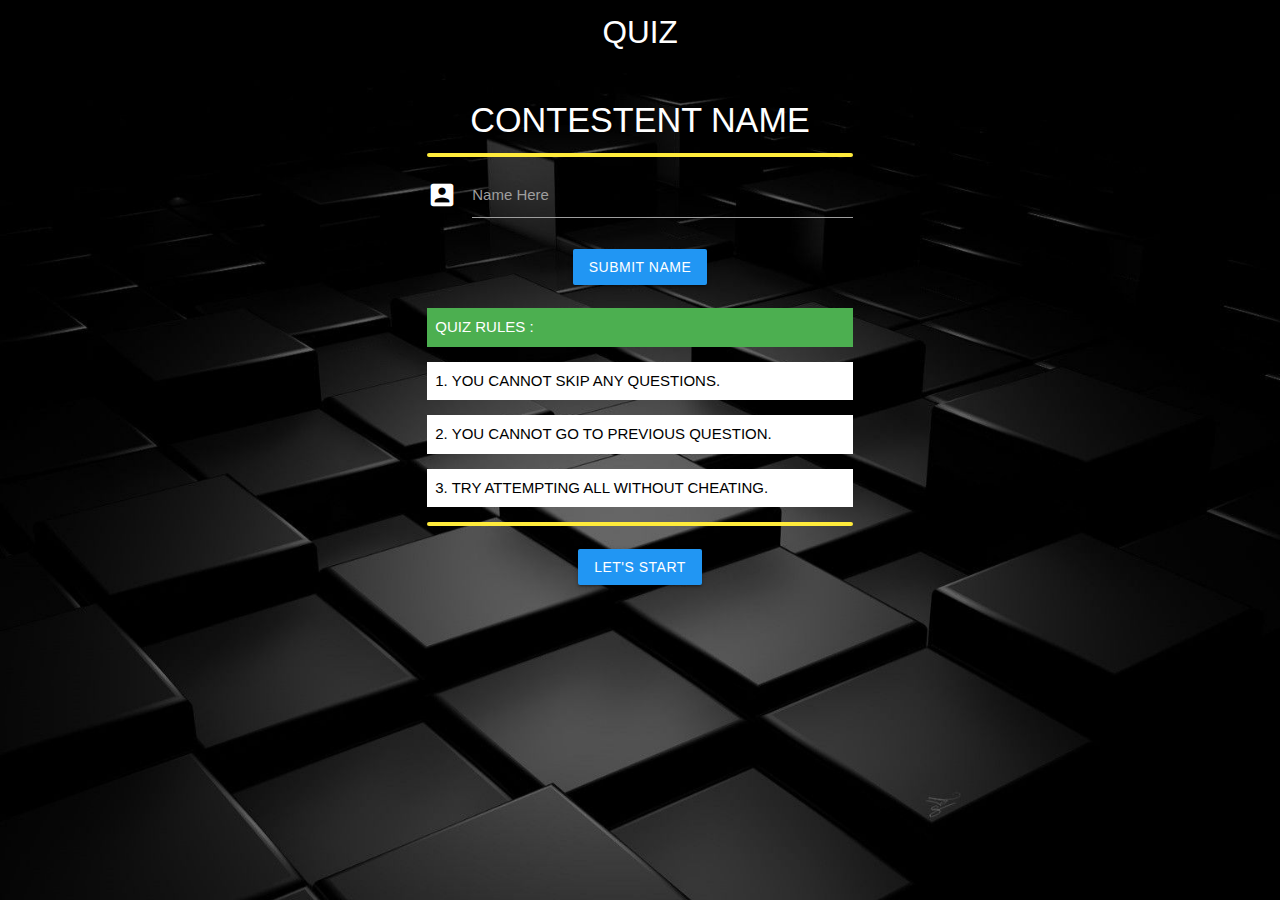
<file: Task02/home.html>
<!DOCTYPE html>
<html lang="en">
<head>
    <meta name="viewport" content="width=device-width, initial-scale=1.0">
    
    <!--Import Google Icon Font-->
    <link href="https://fonts.googleapis.com/icon?family=Material+Icons" rel="stylesheet"> 
    <!-- Compiled and minified CSS -->
    <link rel="stylesheet" href="https://cdnjs.cloudflare.com/ajax/libs/materialize/1.0.0/css/materialize.min.css">
    <title>QUIZ-GAME -PraRoz Tutorial</title>

    <link rel="stylesheet" href="home.css">

</head>
<body>
    <!--Materialize CSS for Home Page Design-->
    <nav class="nav-wrapper black">
        <div class="container">
            <a href="#home.html" class="brand-logo center">QUIZ</a>
        </div>
    </nav>

    <section class="container section">
        <div class="row">
            <div class="col s12 l6 offset-l3">
                <form class="myform" name="id" onsubmit="submitted(event)">
                <h4 class="center-align white-text">CONTESTENT NAME</h4>
            
                <div class="progress yellow">
                    <div class="indeterminate"></div>
                </div>

                <div class="input-field">
                    <i class="material-icons white-text prefix">account_box</i>
                    <input type="text" class="white-text" id="name">
                    <label for="name">Name Here</label>
                    <p class="center"><button type="submit" class="btn blue" 
                        onclick="this.style.display='none'">Submit Name</button></p>
                </div>

                <div>
                    <p class="white-text green">QUIZ RULES :</p>
                    <p class="black-text white ">1. YOU CANNOT SKIP ANY QUESTIONS.</p>
                    <p class="black-text white ">2. YOU CANNOT GO TO PREVIOUS QUESTION.</p>
                    <p class="black-text white ">3. TRY ATTEMPTING ALL WITHOUT CHEATING.</p>
                </div>

                <div class="progress yellow">
                    <div class="indeterminate"></div>
                </div>

                <p class="center"><a href="quiz.html" class="btn blue">Let's Start</a></p>
                
            </form>
            </div>
        </div>
    </section>
   

<!-- Compiled and minified JavaScript -->
<script src="https://cdnjs.cloudflare.com/ajax/libs/materialize/1.0.0/js/materialize.min.js"></script>
 
<script>
    function submitted(e){
        e.preventDefault();

        let namee = document.forms["id"]["name"].value;
        sessionStorage.setItem("name", namee);
    }
</script>

</body>
</html>
</file>
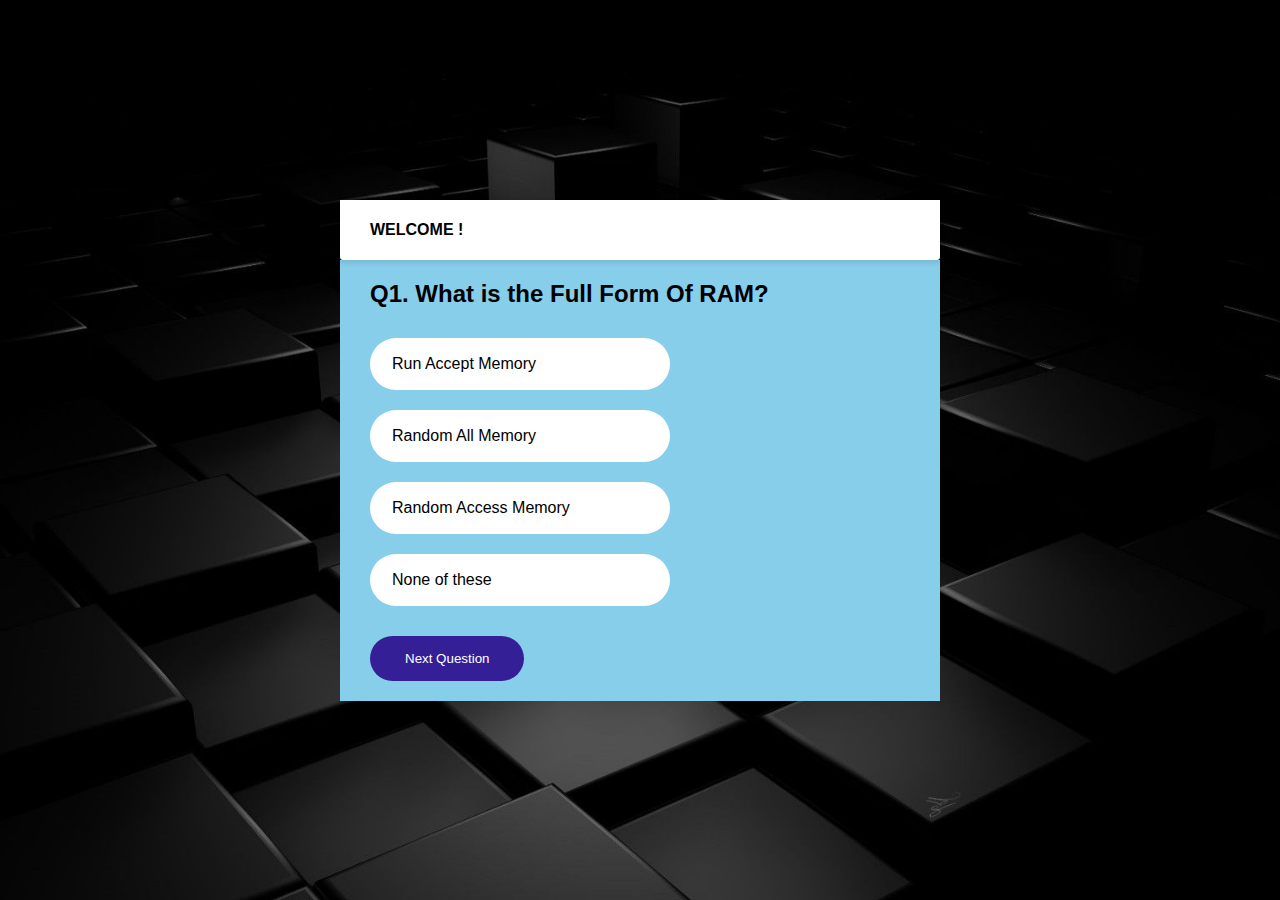
<file: Task02/quiz.html>
<!DOCTYPE html>
<html lang="en">
<head>
    <meta name="viewport" content="width=device-width, initial-scale=1.0">
    <link rel="stylesheet" href="quiz-final.css">
    <title>Quiz-Page</title>
</head>
<body>
    <!--QUIZ-QUESTION-->

    <div class="wrapper">
        <div class="quiz">
            <div class="quiz_header">
                <div class="quiz_user">
                    <h4>WELCOME ! <span class="name"></span></h4>
                </div>
            </div>

            <div class="quiz_body">
                <div id="questions">

              <!-- <ul class="option_group">
              <li class="option">option 1</li>
              <li class="option">option 2</li>
              <li class="option">option 3</li>
              <li class="option">option 4</li>
              </ul> -->
                </div>

                <button class="btn-next" onclick="next()">Next Question</button>
            </div>
        </div>
    </div>

    <script src="quiz.js"></script>
    <script src="userinfo.js"></script>
</body>
</html>
</file>
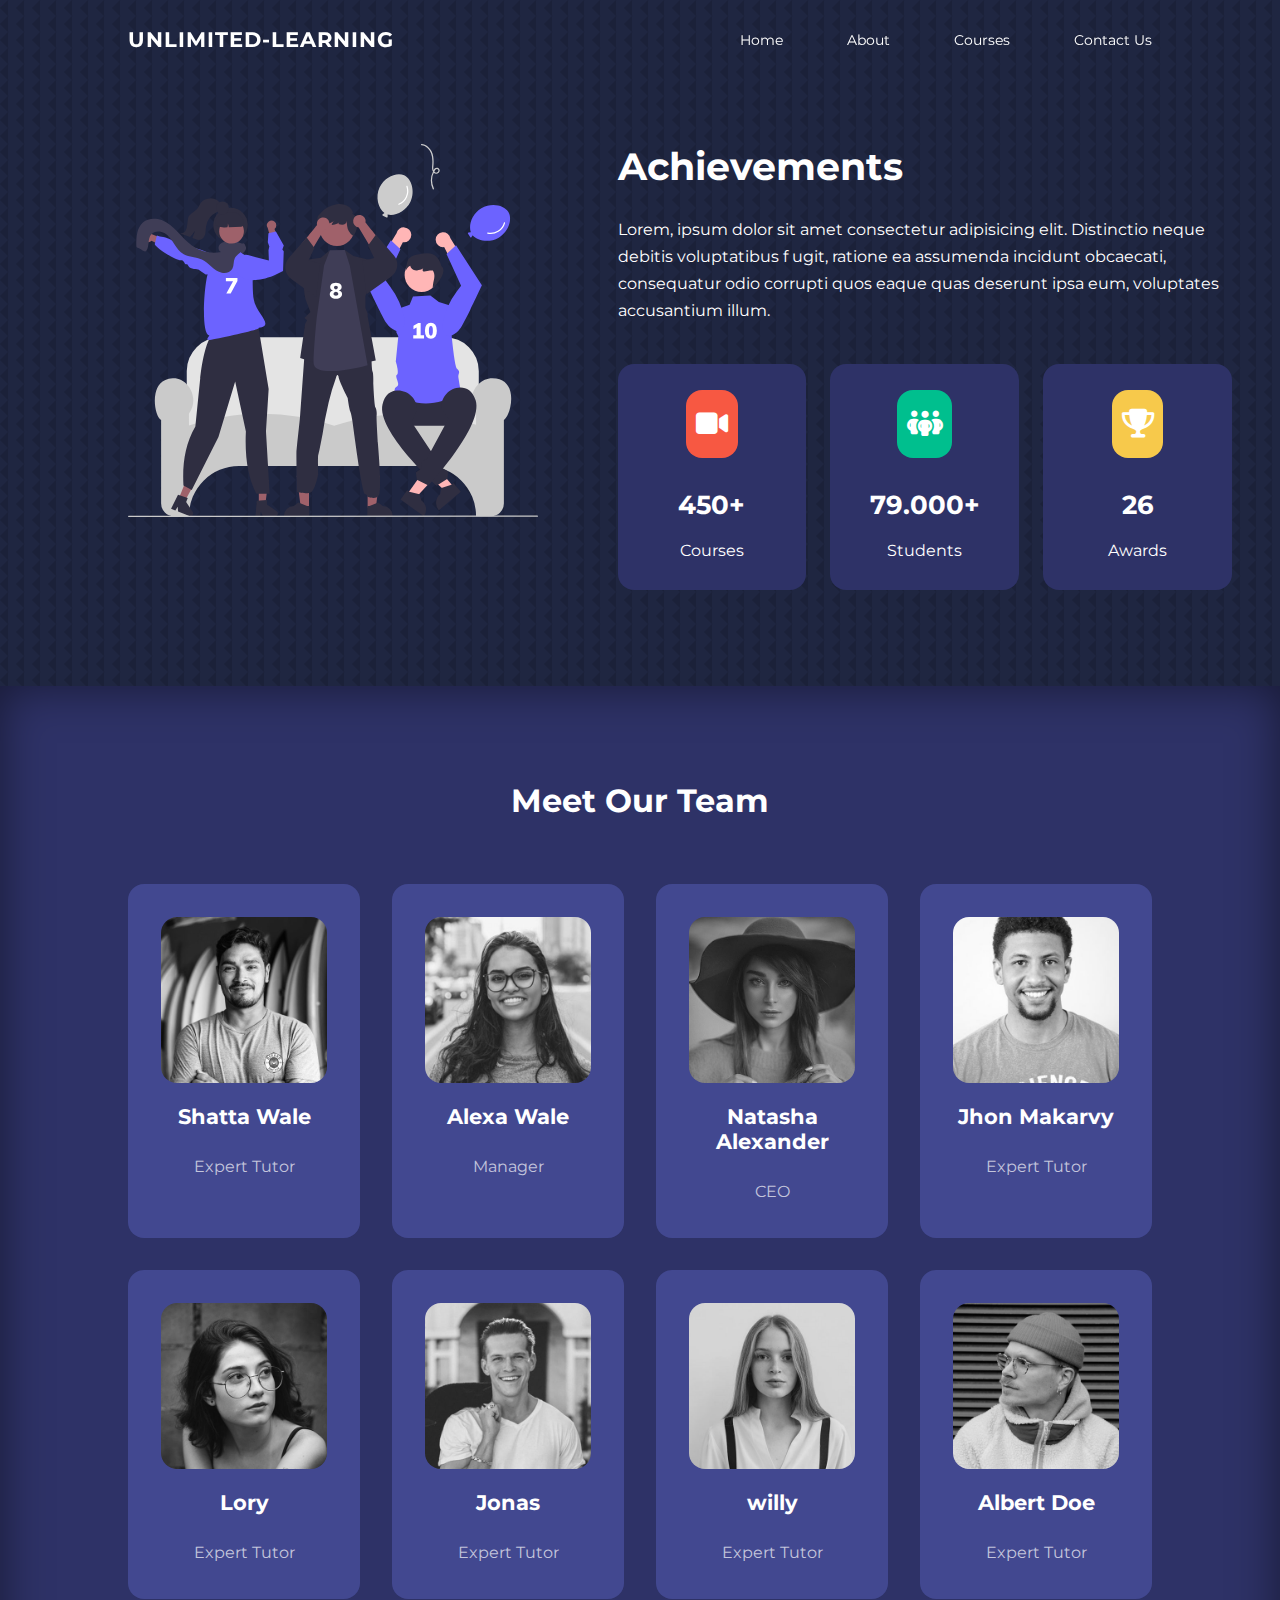
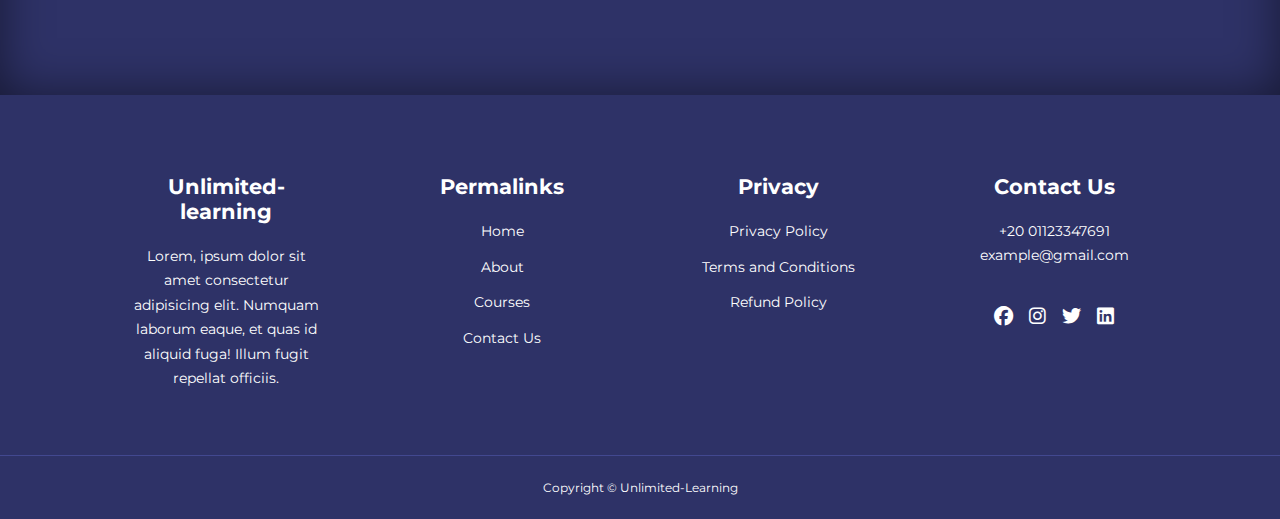
<file: Task04/about.html>
<!DOCTYPE html>
<html lang="en">
<head>
  <meta charset="UTF-8">
  <meta name="viewport" content="width=device-width, initial-scale=1.0">
  <link rel="stylesheet" href="./css/style.css">
  <link rel="stylesheet" href="./css/about.css">

  <link rel="stylesheet" href="https://cdnjs.cloudflare.com/ajax/libs/font-awesome/6.4.2/css/all.min.css">

  <title>Unlimited-Learning | About</title>
</head>
<body>
  
  <!-- navbar -->
  <nav id="nav">
    <div class="container nav_container">
      <a href="index.html" class="logo"><h4>Unlimited-learning</h4></a>
      <ul class="nav_menu">
        <li><a href="index.html">Home</a></li>
        <li><a href="about.html">About</a></li>
        <li><a href="courses.html">Courses</a></li>
        <li><a href="contact.html">Contact Us</a></li>
      </ul>
      
      <button id="open-menu-btn"><i class="fa-solid fa-bars"></i></button>
      <button id="close-menu-btn"><i class="fa-solid fa-xmark"></i></button>

    </div>
  </nav>

  <!-- achievements  -->
  <section class="about_achievements">
    <div class="container about_achievements_container">
      <div class="about_achievements_left">
        <img src="images/about achievements.svg" alt="About Image">
      </div>
      <div class="about_achievements_right">
        <h1>Achievements</h1>
        <p>
          Lorem, ipsum dolor sit amet consectetur 
          adipisicing elit. Distinctio neque debitis voluptatibus f
          ugit, ratione ea assumenda incidunt obcaecati, consequatur odio corrupti quos eaque
          quas deserunt ipsa eum, voluptates accusantium illum.
        </p>
        <div class="achievements_cards">
          <div class="achievement_card">
            <span class="achievement_icon"><i class="fa-solid fa-video"></i></span>
            <h3>450+</h3>
            <p>Courses</p>
          </div>

          <div class="achievement_card">
            <span class="achievement_icon"><i class="fa-solid fa-people-group"></i></i></span>
            <h3>79.000+</h3>
            <p>Students</p>
          </div>

          <div class="achievement_card">
            <span class="achievement_icon"><i class="fa-solid fa-trophy"></i></span>
            <h3>26</h3>
            <p>Awards</p>
          </div>
        </div>
      </div>
    </div>
  </section>



  <!-- team -->

  <section class="team">
    <h2>Meet Our Team</h2>
    <div class="container team_container">
      <div class="team_member">
        <div class="team_member_image">
          <img src="images/tm1.jpg" alt="Team">
        </div>
        <div class="team_member_info">
          <h4>Shatta Wale</h4>
          <p>Expert Tutor</p>
        </div>

        <div class="team_member_socials">
          <a href="https://instagram.com" target="_blank"><i class="fa-brands fa-instagram"></i></a>
          <a href="https://twitter.com" target="_blank"><i class="fa-brands fa-twitter"></i></a>
          <a href="https://facebook.com" target="_blank"><i class="fa-brands fa-facebook"></i></a>
        </div>

      </div>

      <div class="team_member">
        <div class="team_member_image">
          <img src="images/tm2.jpg" alt="Team">
        </div>
        <div class="team_member_info">
          <h4>Alexa Wale</h4>
          <p>Manager </p>
        </div>

        <div class="team_member_socials">
          <a href="https://instagram.com" target="_blank"><i class="fa-brands fa-instagram"></i></a>
          <a href="https://twitter.com" target="_blank"><i class="fa-brands fa-twitter"></i></a>
          <a href="https://facebook.com" target="_blank"><i class="fa-brands fa-facebook"></i></a>
        </div>
      </div>

      <div class="team_member">
        <div class="team_member_image">
          <img src="images/tm3.jpg" alt="Team">
        </div>
        <div class="team_member_info">
          <h4>Natasha Alexander</h4>
          <p>CEO</p>
        </div>

        <div class="team_member_socials">
          <a href="https://instagram.com" target="_blank"><i class="fa-brands fa-instagram"></i></a>
          <a href="https://twitter.com" target="_blank"><i class="fa-brands fa-twitter"></i></a>
          <a href="https://facebook.com" target="_blank"><i class="fa-brands fa-facebook"></i></a>
        </div>

      </div>

      <div class="team_member">
        <div class="team_member_image">
          <img src="images/tm4.jpg" alt="Team">
        </div>
        <div class="team_member_info">
          <h4>Jhon Makarvy</h4>
          <p>Expert Tutor</p>
        </div>

        <div class="team_member_socials">
          <a href="https://instagram.com" target="_blank"><i class="fa-brands fa-instagram"></i></a>
          <a href="https://twitter.com" target="_blank"><i class="fa-brands fa-twitter"></i></a>
          <a href="https://facebook.com" target="_blank"><i class="fa-brands fa-facebook"></i></a>
        </div>

      </div>

      <div class="team_member">
        <div class="team_member_image">
          <img src="images/tm5.jpg" alt="Team">
        </div>
        <div class="team_member_info">
          <h4>Lory</h4>
          <p>Expert Tutor</p>
        </div>

        <div class="team_member_socials">
          <a href="https://instagram.com" target="_blank"><i class="fa-brands fa-instagram"></i></a>
          <a href="https://twitter.com" target="_blank"><i class="fa-brands fa-twitter"></i></a>
          <a href="https://facebook.com" target="_blank"><i class="fa-brands fa-facebook"></i></a>
        </div>

      </div>

      <div class="team_member">
        <div class="team_member_image">
          <img src="images/tm6.jpg" alt="Team">
        </div>
        <div class="team_member_info">
          <h4>Jonas </h4>
          <p>Expert Tutor</p>
        </div>

        <div class="team_member_socials">
          <a href="https://instagram.com" target="_blank"><i class="fa-brands fa-instagram"></i></a>
          <a href="https://twitter.com" target="_blank"><i class="fa-brands fa-twitter"></i></a>
          <a href="https://facebook.com" target="_blank"><i class="fa-brands fa-facebook"></i></a>
        </div>

      </div>

      <div class="team_member">
        <div class="team_member_image">
          <img src="images/tm7.jpg" alt="Team">
        </div>
        <div class="team_member_info">
          <h4>willy</h4>
          <p>Expert Tutor</p>
        </div>

        <div class="team_member_socials">
          <a href="https://instagram.com" target="_blank"><i class="fa-brands fa-instagram"></i></a>
          <a href="https://twitter.com" target="_blank"><i class="fa-brands fa-twitter"></i></a>
          <a href="https://facebook.com" target="_blank"><i class="fa-brands fa-facebook"></i></a>
        </div>

      </div>

      <div class="team_member">
        <div class="team_member_image">
          <img src="images/tm8.jpg" alt="Team">
        </div>
        <div class="team_member_info">
          <h4>Albert Doe</h4>
          <p>Expert Tutor</p>
        </div>

        <div class="team_member_socials">
          <a href="https://instagram.com" target="_blank"><i class="fa-brands fa-instagram"></i></a>
          <a href="https://twitter.com" target="_blank"><i class="fa-brands fa-twitter"></i></a>
          <a href="https://facebook.com" target="_blank"><i class="fa-brands fa-facebook"></i></a>
        </div>

      </div>
    </div>
  </section>



  <!-- footer  -->
  
  <footer >
    <div class="container footer_container">
      <div class="footer1">
        <a href="index.html" class="logo"><h4>Unlimited-learning</h4></a>
        <p>Lorem, ipsum dolor sit amet consectetur adipisicing elit. Numquam laborum eaque, et quas 
          id aliquid fuga! Illum fugit repellat officiis.
        </p>
      </div>

      <div class="footer2">
        <h4>Permalinks</h4>
        <ul class="permalinks">
          <li><a href="index.html">Home</a></li>
          <li><a href="about.html">About</a></li>
          <li><a href="courses.html">Courses</a></li>
          <li><a href="contact.html">Contact Us</a></li>
        </ul>
      </div>

      <div class="footer3">
        <h4>Privacy</h4>
        <ul class="privacy">
          <li><a href="#">Privacy Policy</a></li>
          <li><a href="#">Terms and Conditions</a></li>
          <li><a href="#">Refund Policy</a></li>
        </ul>
      </div>

      <div class="footer4">
        <h4>Contact Us</h4>
        <div>
          <p>+20 01123347691</p>
          <p>example@gmail.com</p>
        </div>
        <ul class="footer_socials">
          <li><a href="#"><i class="fa-brands fa-facebook"></i></a></li>
          <li><a href="#"><i class="fa-brands fa-instagram"></i></a></li>
          <li><a href="#"><i class="fa-brands fa-twitter"></i></a></li>
          <li><a href="#"><i class="fa-brands fa-linkedin"></i></a></li>
        </ul>
      </div>
  
    </div>

    <div class="footer_copyright">
      <small>Copyright &copy; Unlimited-Learning</small>
    </div>
  </footer>

  <script src="./js/main.js"></script>
</body>
</html>
</file>
<file: Task02/home.css>
body{
    background-image: url(pic.jpg);
    background-position: center;
    background-size: cover;
    height: 100vh;
}

P{
    padding: 8px;
}
</file>
<file: Task02/quiz-final.css>
*{
 padding: 0;
 margin: 0;
 box-sizing: border-box;   
}

body{
    background-image: url(pic.jpg);
    background-position: center;
    background-size: cover;
    height: 100vh;
    font-family: sans-serif;
}

.wrapper{
    display: flex;
    justify-content: center;
    align-items: center;
    width: 100vw;
    height: 100vh;
}

.quiz{
    display: grid;
    grid-template-rows: 60px auto;
    width: 600px;
    height: 500px;
    border-radius: 50px;
}

.quiz_header{
    display: flex;
    justify-content: space-between;
    border-bottom-left-radius: 3px;
    border-bottom-right-radius: 3px;
    background-color: #fff;
    box-shadow: 0px 2px 5px 1px rgba(0, 0, 0, 0.1);
    z-index: 1;
}

.quiz_user{
    display: flex;
    align-items: center;
    height: 100%;
    padding-left: 30px;
}

.quiz_body{
    padding: 20px 30px;
    background-color: skyblue;
}

.option_group{
    list-style-type: none;
    margin: 30px 0;
}

.option{
    display: block;
    width: 300px;
    background-color: #fff;
    margin-bottom: 20px;
    padding: 15px 20px;
    border-radius: 50px;
    border: 2px solid transparent;
    transition: 0.4s all;
}

.option:hover{
    cursor: pointer;
    border: 2px solid #341f97;
    color: #341f97;
}

.option.active{
    background-color: #341f97;
    color: #fff;
}

.btn-next{
    border: none;
    padding: 15px 35px;
    background-color: #341f97;
    color: #fff;
    border-radius: 50px;
    transition: 0.4s all;
}

.btn-next:hover{
    cursor: pointer;
    background-color: greenyellow;
    color: #000;
}

.award_icon{
    display: block;
    font-size: 300px;
    color: #fff;
}

.username, .userpoints{
    color: #fff;
    text-align: center;
    margin-top: 15px;
}

.border{
    height: 500px;
    width: 500px;
    display: block;
    justify-content: center;
    margin: 0px 400px;
    border-radius: 10px;
    top: 100px;
    border-color: transparent;
}
</file>
<file: Task04/css/style.css>
@import url('https://fonts.googleapis.com/css2?family=Archivo:wght@100;200;300;400;500;600;700;800;900&family=Cairo:wght@300;400;600;800;900&family=Caveat:wght@700&family=Jost:wght@400;500;600;700;800&family=Lora:wght@400;500;600;700&family=Montserrat:wght@100;200;300;400;500;600;700;800;900&family=Open+Sans:wght@300;400;700&family=Poppins:wght@100;200;300;400;500;600;700;800;900&family=Roboto:wght@100;300;400;500;700;900&family=Rubik:wght@300;400;500;600;700;800;900&family=Source+Sans+3:wght@200;300;400;500;600;700;800;900&family=Tilt+Prism&family=Work+Sans:wght@200;300;400;500;600;700;800&display=swap');
*{
  margin: 0;
  padding: 0;
  border:0;
  outline: 0;
  box-sizing: border-box;
  text-decoration: none;
  list-style: none;
}

:root{
  --color-primary:#6c63ff;
  --color-success:#00bf8e;
  --color-warning:#f7c94b;
  --color-danger:#f75842;
  --color-danger-varient:rgba(274,88,66,0.4);
  --color-white:#fff;
  --color-light:rgba(255,255,255,.7);
  --color-black:#000;
  --color-bg:#1f2641;
  --color-bg1:#2e3267;
  --color-bg2:#424890;
  --container-width-lg:80%;
  --container-width-md:90%;
  --container-width-sm:94%;
  --transition: all 0.4s ease;
}

i{
  transition: var(--transition);
}
i:hover{
  scale: 1.3;
  color: var(--color-danger);
}

body{
  font-family: 'Montserrat', sans-serif;
  line-height: 1.7;
  color: var(--color-white);
  background: var(--color-bg);
  background-image: url('../images/bg-texture.png');
}

.container{
  width: var(--container-width-lg);
  margin: 0 auto;
}

section{
  padding: 6rem 0;
}

section h2{
  text-align: center;
  margin-bottom: 4rem;
}

h1,h2,h3,h4,h5,h6{
  line-height: 1.2;
}

h1{
  font-size: 2.4rem;
}

h2{
  font-size: 2rem;
}
h3{
  font-size: 1.6rem;
}
h4{
  font-size: 1.3rem;
}


a{
  color: var(--color-white);
}

img{
  width: 100%;
  display: block;
  object-fit: cover;
}

.btn{
  display: inline-block;
  background: var(--color-white);
  color: var(--color-black);
  padding: 1rem 2rem;
  border: 1px solid transparent;
  font-weight: 500;
  transition: var(--transition);
}

.btn:hover{
  background: transparent;
  color: var(--color-white);
  border-color: var(--color-white);
}

.btn-primary{
  background: var(--color-danger);
  color: var(--color-white);
}


/* ================= Navbar===========*/

nav{
  background: transparent;
  width: 100vw;
  height: 5rem;
  position: fixed;
  top: 0;
  z-index: 11;
}

 /* change navbar style on scroll */
nav.window-scroll{
  background: var(--color-primary);
  box-shadow: 0 1rem 2rem rgba(0,0,0,0.2);
}

.nav_container{
  height: 100%;
  display: flex;
  justify-content: space-between;
  align-items: center;
}

nav .logo{
  text-transform: uppercase;
  letter-spacing: 1px;
}

nav button{
  display: none;
}

.nav_menu{
  display: flex;
  align-items: center;
  gap:4rem;
}

.nav_menu a{
  font-size: .9rem;
  transition: var(--transition);
}

.nav_menu a:hover{
  color: var(--color-danger);
}

/* ================= header ===========*/

header{
  position: relative;
  top: 5rem;
  overflow: hidden;
  height: 70vh;
  margin-bottom: 5rem;
}

.header_container{
  display: grid;
  grid-template-columns: 1fr 1fr;
  align-items: center;
  gap: 5rem;
  height: 100%;
}

.header_left p{
  margin: 1rem 0 2.4rem ;
}

 /* Categories  */

.categories{
  background: var(--color-bg1);
  height: 31rem;
} 

.categories h1{
  line-height: 1;
  margin-bottom: 3rem;
}

.categories_container{
  display: grid;
  grid-template-columns: 40% 60%;
  /* gap: 4rem; */
}

.categories_left{
  margin-right: 5rem;
}
.categories_left p{
  margin: 1rem 0 2rem;
}

.categories_right{
  display: grid;
  grid-template-columns: repeat(3 , 1fr);
  gap: 1.2rem;
}

.category{
  background: var(--color-bg2);
  padding: 2rem;
  border-radius: 2rem;
  transition: var(--transition);
}

.category:hover{
  box-shadow: 0 3rem 3rem rgba(0,0,0,.3) ;
  z-index: 1;
}

.category:nth-child(2) .category_icon{
  background: var(--color-danger);
}
.category:nth-child(3) .category_icon{
  background: var(--color-success);
}
.category:nth-child(4) .category_icon{
  background: var(--color-warning);
}
.category:nth-child(5) .category_icon{
  background: var(--color-success);
}


.category_icon{
  background: var(--color-primary);
  padding:0.7rem;
  border-radius: .9rem;
}

.category h5{
  margin: 2rem 0rem 1rem;
  letter-spacing: 1px;
}

.category p {
  font-size: 0.85rem;
}


/* Courses */

.courses{
  margin-top: 10rem;
}

.courses_container{
  display: grid;
  grid-template-columns: repeat(3 , 1fr);
  gap: 2rem;
}

.course{
  padding: 15px;
  text-align: center;
  background: var(--color-bg1);
  border: 1px solid transparent;
  border-radius: 5px;
  transition: var(--transition);
}

.course:hover{
  background: transparent;
  border-color: var(--color-primary);
}

.course_info{
  padding: 2rem;
}

.course_info p{
  margin: 1.2rem 0 2rem;
  font-size: 0.9rem;
}

/* Faqs */

.faqs{
  background: var(--color-bg1);
  box-shadow: inset 0 0 3rem rgba(0,0,0,.5);
}

.faqs_container{
  display: grid;
  grid-template-columns: 1fr 1fr;
  gap: 1rem;
}

.faq{
  padding: 2rem;
  display: flex;
  align-items: center;
  gap: 1.4rem;
  height: fit-content;
  background: var(--color-primary);
  cursor: pointer;
}

.faq h4{
  font-size: 1.1rem;
  line-height: 2.2;
}

.faq_icon{
  align-self: flex-start;
  font-size: 1.2rem;
}

.faq p{
  margin-top: 0.8rem;
  display: none;
}

.faq.open p{
  display: block;
}

/* testimonials */

.testimonials_container{
  overflow-x: hidden;
  position: relative;
  margin-bottom: 5rem;
}

.testimonial{
  padding-top: 2rem;
}

.avatar{
  width: 6rem;
  height: 6rem;
  border-radius: 50%;
  overflow: hidden;
  margin: 0 auto 1rem;
  border: 1rem solid var(--color-bg1);
}

.testimonial_info{
  text-align: center;
}

.testimonial_body{
  background-color: var(--color-primary);
  padding: 2rem;
  margin-top: 3rem;
  position: relative;
}

.testimonial_body::before{
  content: '';
  display: block;
  background: linear-gradient(135deg,transparent , 
    var(--color-primary) , var(--color-primary) ,
    var(--color-primary));
  width: 3rem;
  height: 3rem;
  position: absolute;
  top: -1.5rem;
  left: 46%;
  transform: rotate(45deg);
}


/* footer */

footer{
  background: var(--color-bg1);
  padding-top: 5rem;
  font-size: 0.9rem;
  text-align: center;
}

.footer_container{
  display: grid;
  grid-template-columns: repeat(4 , 1fr);
  gap: 5rem;
}

.footer_container >div h4{
  margin-bottom: 1.2rem;
}

.footer1 p{
  margin: 0 0 2rem;
}

footer ul li{
  margin-bottom: 0.7rem;
}

footer ul li:hover{
  text-decoration: underline;
}

.footer_socials{
  display: flex;
  gap: 1rem;
  font-size: 1.2rem;
  margin-top: 2rem;
  justify-content: center;
}

.footer_copyright{
  text-align: center;
  margin-top: 2rem;
  padding: 1.2rem 0;
  border-top: 1px solid var(--color-bg2);
}

/* responsive  */

@media screen and (max-width:1024px) {
  .container{
    width: var(--container-width-md);
  }
  
  h1{
    font-size: 2.2rem;
  }
  h2{
    font-size: 1.7rem;
  }
  h3{
    font-size: 1.4rem;
  }
  h4{
    font-size: 1.2rem;
  }

  /* Navbar */
  nav button{
    display: inline-block;
    background: transparent;
    font-size: 1.8rem;
    color: var(--color-white);
    cursor: pointer;
  }

  nav button#close-menu-btn{
    display: none;
  } 

  .nav_menu{
    position: fixed;
    top: 5rem;
    right: 5%;
    height: fit-content;
    width: 18rem;
    flex-direction: column;
    gap: 0;
    display:none;

  }

  .nav_menu li{
    width: 100%;
    height: 5.8rem;
    animation: animateNavitem .4s linear forwards;
    transform-origin:top right ;
    opacity: 0;
  }

  .nav_menu li:nth-child(2){
    animation-delay: .2s;
  }
  .nav_menu li:nth-child(3){
    animation-delay: .4s;
  }
  .nav_menu li:nth-child(4){
    animation-delay: .6s;
  }

  @keyframes animateNavitem {
    0%{
      transform: rotateZ(-90deg) rotateX(90deg) scale(0.1);
    } 

    100%{
      transform: rotateZ(0deg) rotateX(0deg) scale(1);
      opacity: 1;
    } 
  }
  .nav_menu li a{
    background: var(--color-primary);
    box-shadow: -4rem 6rem 10rem rgba(0,0,0,.6);
    width: 100%;
    height: 100%;
    display: grid;
    place-items: center;
  }
  .nav_menu li a:hover{
    background: var(--color-bg2);
    color: var(--color-white);
  }

  header{
    height: 75vh;
    margin-bottom: 4rem;
  }

  .header_container{
    gap:0;
    padding-bottom: 3rem;
  }

  .categories{
    height: auto;
  }

  .categories_container{
    grid-template-columns: 1fr;
    gap: 3rem;
  }

  .categories_left{
    margin-right: 0;
  }

  /* courses */

  .courses{
    margin-top: 0;
  }

  .courses_container{
    grid-template-columns: 1fr 1fr;
  }

  /* FAQS */

  .faqs_container{
    grid-template-columns: 1fr;
  }
  .faq{
    padding: 1.5rem;
  }

  /* footer */
  
  .footer_container{
    grid-template-columns: 1fr 1fr;
    text-align: start;
  }

  .footer_socials{
    justify-content: start;
  }
}

@media screen and (max-width:600px) {
  .container{
    width: var(--container-width-sm);
  }

  .nav_menu{
    right: 3%;
  }

  header{
    height: 100vh;
  }

  .header_container{
    grid-template-columns: 1fr;
    text-align: center;
    margin-top: 0rem;
  }

  .header_left h1{
    font-size: 1.7rem;
  }
  .header_left p{
    margin-bottom: 1.3rem ;
  }

  .categories_right{
    grid-template-columns: 1fr 1fr;
    gap:0.7rem;
  }

  .category{
    padding: 1rem;
    border-radius: 1rem;
  }

  .category_icon{
    margin-top: 4px;
    display: inline-block;
  }

  .courses_container{
    grid-template-columns: 1fr;
  }

  .testimonial_body{
    padding: 1.2rem;
  }


  .footer_container{
    grid-template-columns: 1fr;
    text-align: center;
    gap: 2rem;
  }

  .footer_socials{
    justify-content: center;
  }

  .footer1 p{
    margin: 1rem auto;
  }
}
</file>
<file: Task04/css/about.css>
.about_achievements{
  margin-top: 3rem;
}

.about_achievements_container{
  display: grid;
  grid-template-columns: 40% 60%;
  gap: 5rem;
}

.about_achievements_right> p{
  margin: 1.6rem 0 2.5rem;
}

.achievements_cards{
  display: grid;
  grid-template-columns: repeat(3 , 1fr);
  gap: 1.5rem;
}

.achievement_card{
  background: var(--color-bg1);
  padding: 1.6rem;
  border-radius: 1rem;
  text-align: center;
  transition: var(--transition);
}

.achievement_card:hover{
  background: var(--color-bg2);
  box-shadow: 0 3rem 3rem rgba(0,0,0,.3);
}

.achievement_icon{
  background-color: var(--color-danger);
  padding: 0.6rem;
  border-radius: 1rem;
  display: inline-block;
  margin-bottom: 2rem;
  font-size: 1.8rem;
}

.achievement_card:nth-child(2) .achievement_icon {
  background-color: var(--color-success);
}

.achievement_card:nth-child(3) .achievement_icon {
  background-color: var(--color-warning);
}

.achievement_card p{
  margin-top: 1rem;
}

/* Team  */
.team{
  background: var(--color-bg1);
  box-shadow: inset 0 0 3rem rgba(0,0,0,.5) ;
}

.team_container{
  display: grid;
  grid-template-columns: repeat(4 ,1fr);
  gap: 2rem;
}

.team_member{
  background-color: var(--color-bg2);
  padding: 2rem;
  border: 1px solid transparent;
  border-radius: 1rem;
  transition: var(--transition);
  position: relative;
  overflow: hidden;
}

.team_member:hover{
  background: transparent;
  border-color: var(--color-primary);
}

.team_member_image img{
  filter: saturate(0);
  border-radius: 1rem;
}

.team_member:hover img{
  filter: saturate(1);
}

.team_member_info *{
  text-align: center;
  margin-top: 1.4rem;
}

.team_member_info p{
  color: var(--color-light);
}

.team_member_socials{
  position: absolute;
  top: 50%;
  right: -100%;
  transform: translateY(-50%);
  display: flex;
  flex-direction: column;
  background: var(--color-primary);
  border-radius: 1rem 0 0 1rem;
  box-shadow: -2rem 0 2rem rgba(0,0,0,.3);
  transition: var(--transition);
}

.team_member:hover .team_member_socials{
  right: 0;
}

.team_member_socials a{
  padding: 1rem;
}

@media screen and (max-width:1024px) {
  .about_achievements{
    margin-top: 2rem;
  }

  .about_achievements_container{
    grid-template-columns: 1fr;
    gap: 4rem;
  }

  .about_achievements_left{
    width: 80%;
    margin: 0 auto;
  }

  .team_container{
    grid-template-columns: repeat(3 , 1fr);
    gap: 1.5rem;
  }

  .team_member{
    padding: 1rem;
  }
}
@media screen and (max-width:600px){
  .achievements_cards{
    grid-template-columns: 1fr;
  }

  .team_container{
    grid-template-columns: 1fr 1fr;
    gap: 0.9rem;
  }

  .team_member p{
    margin-bottom: 1.5rem;
  }

}
</file>
